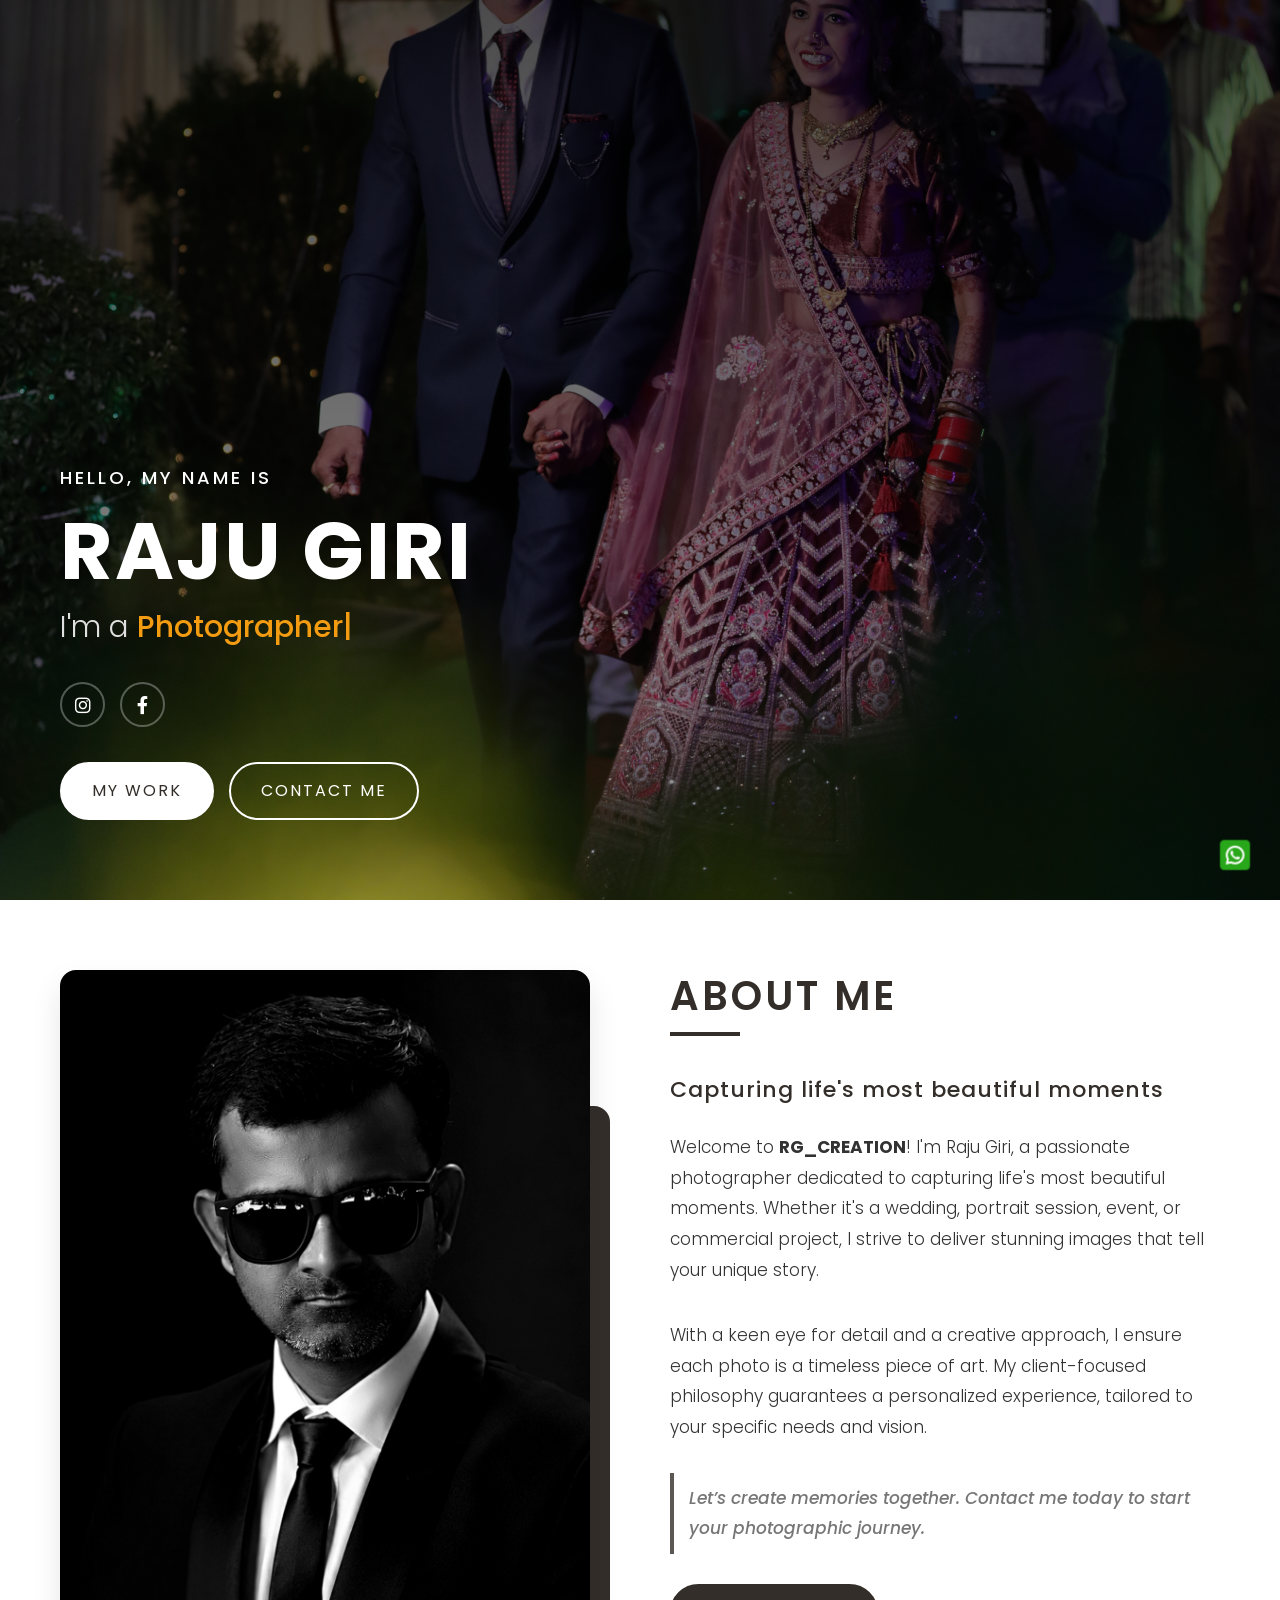
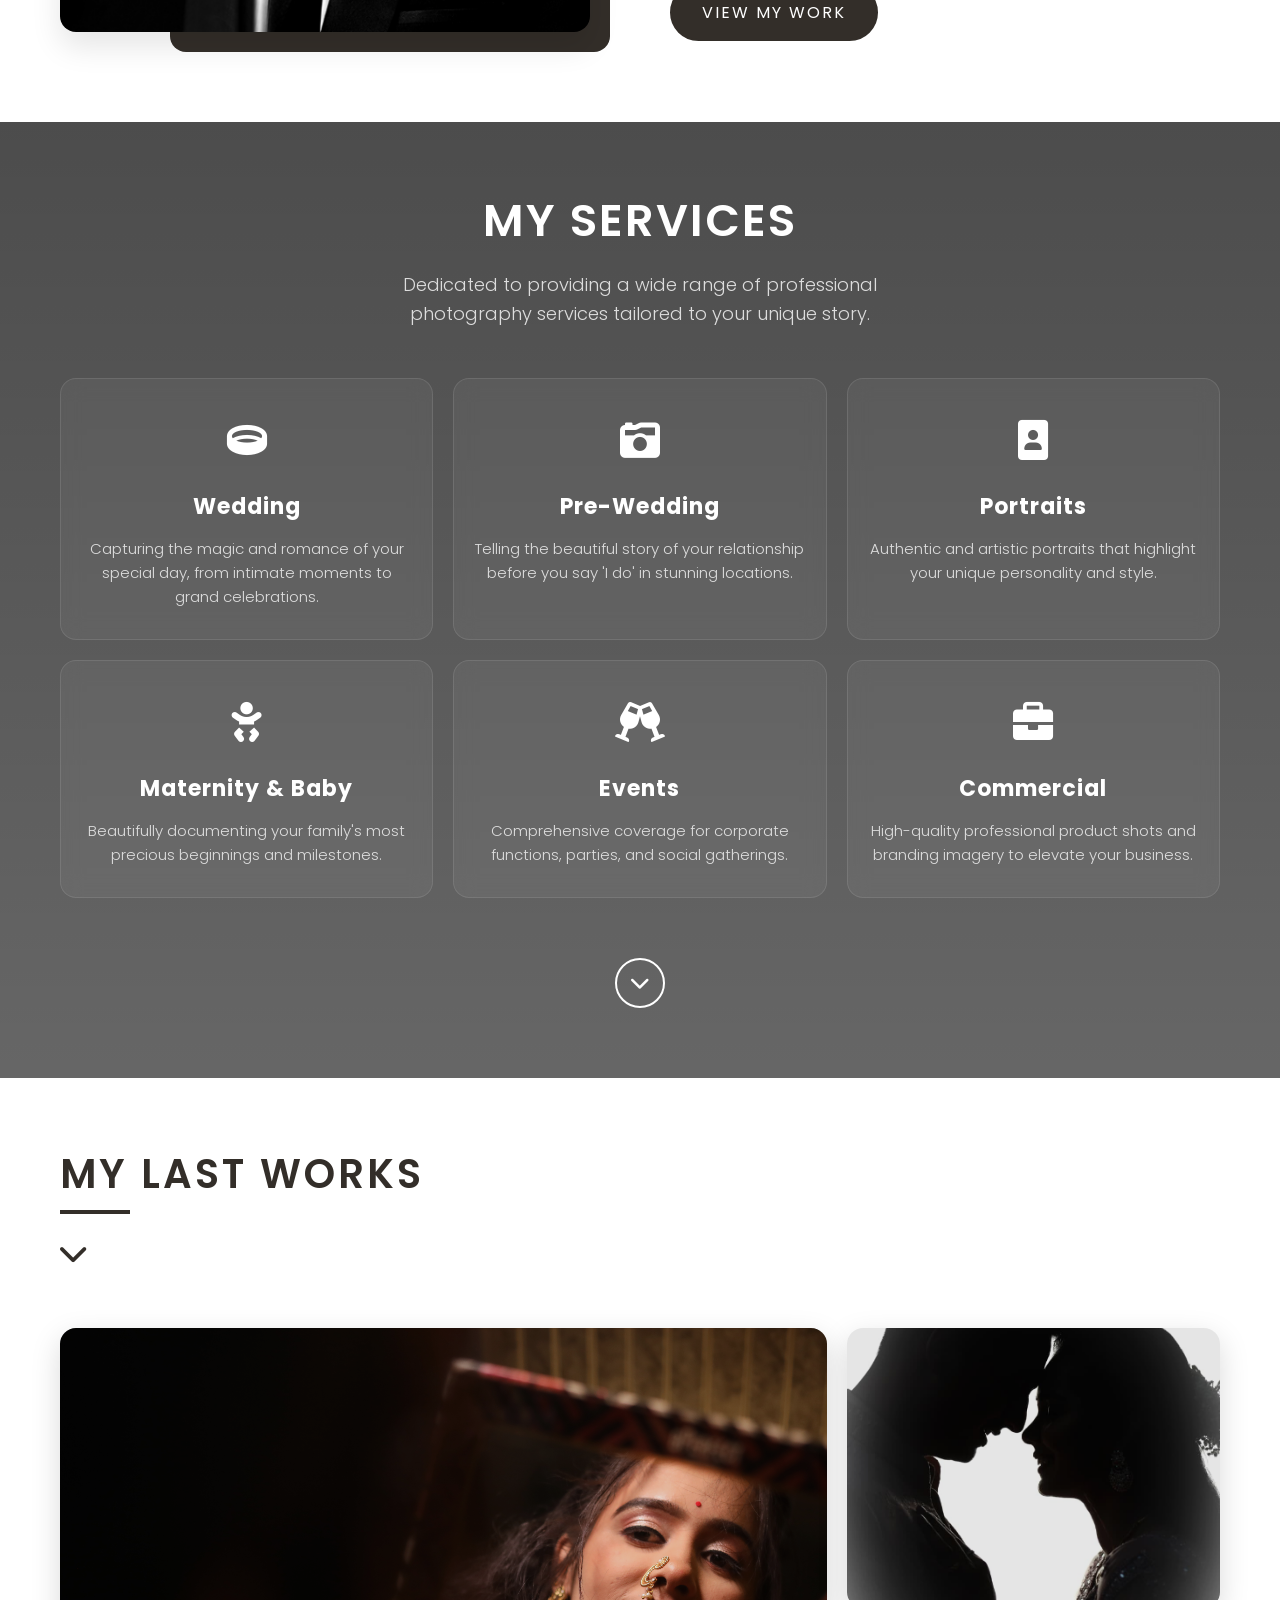
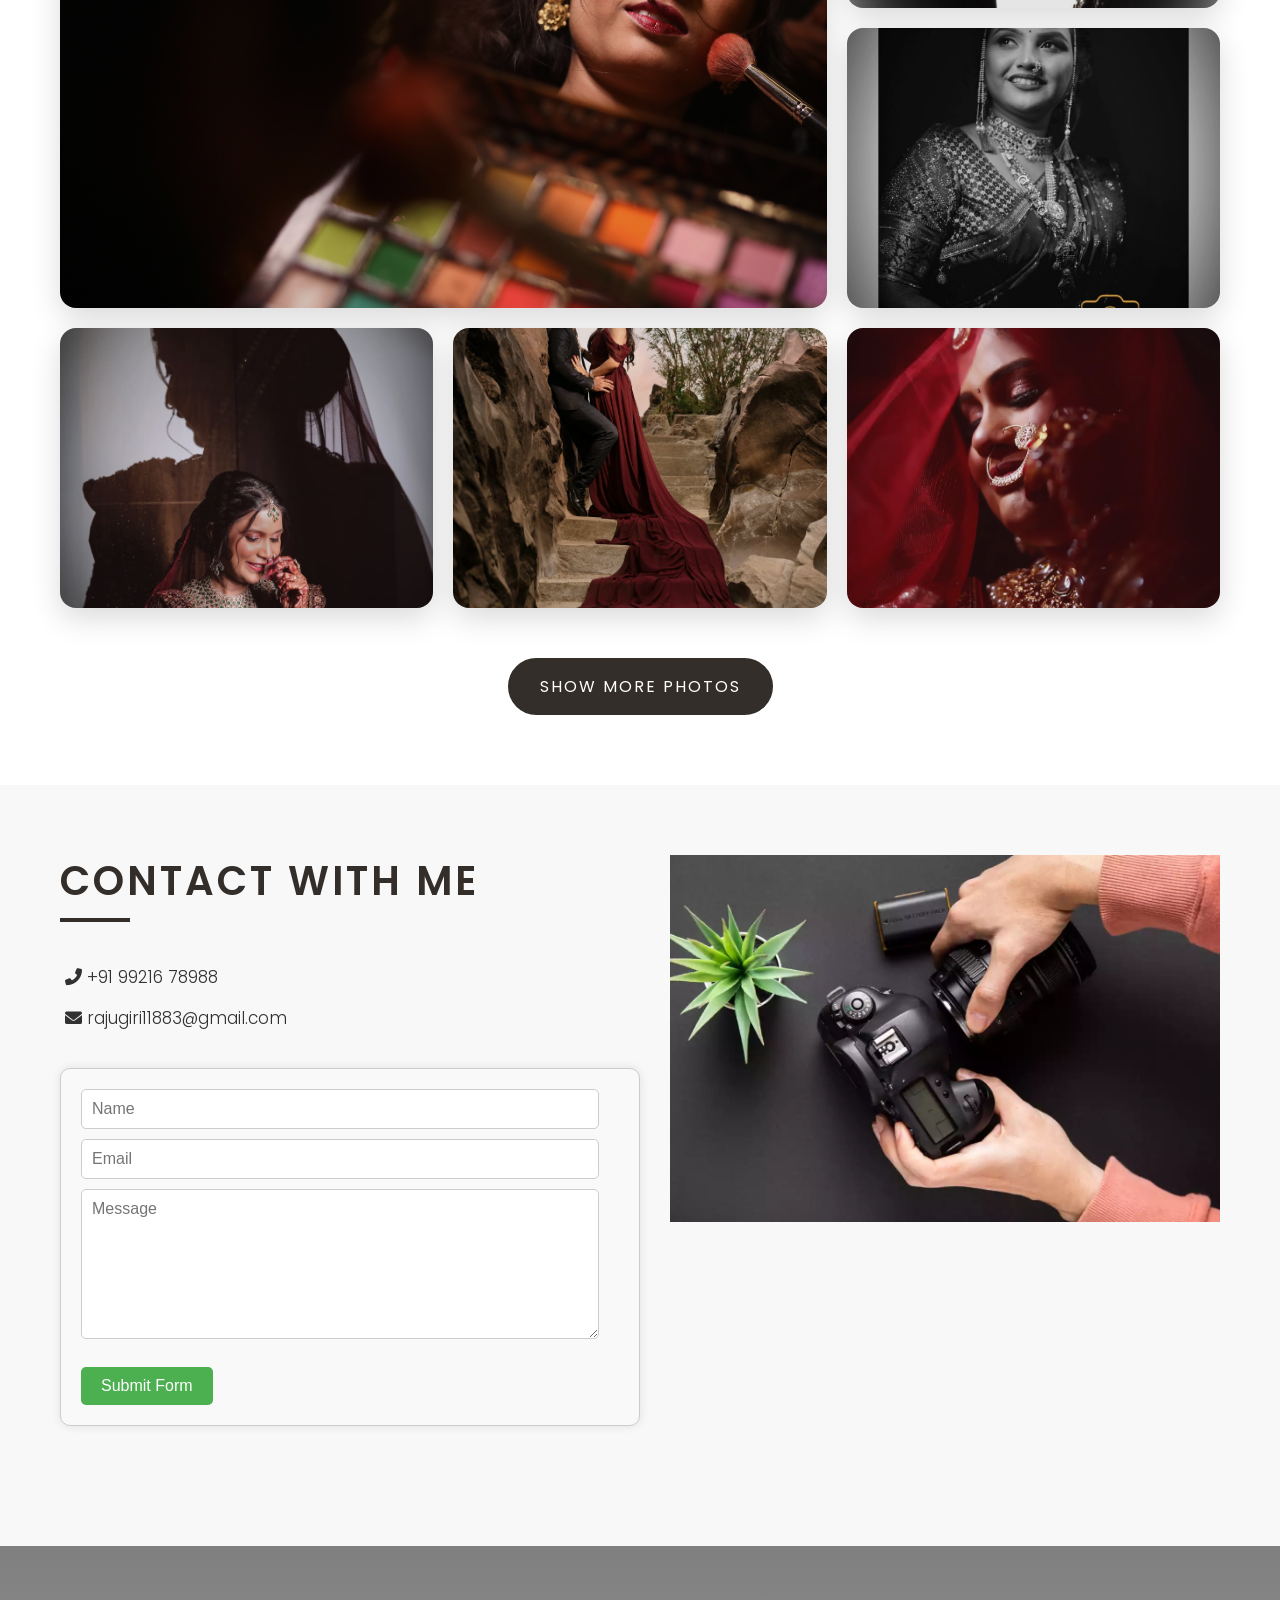
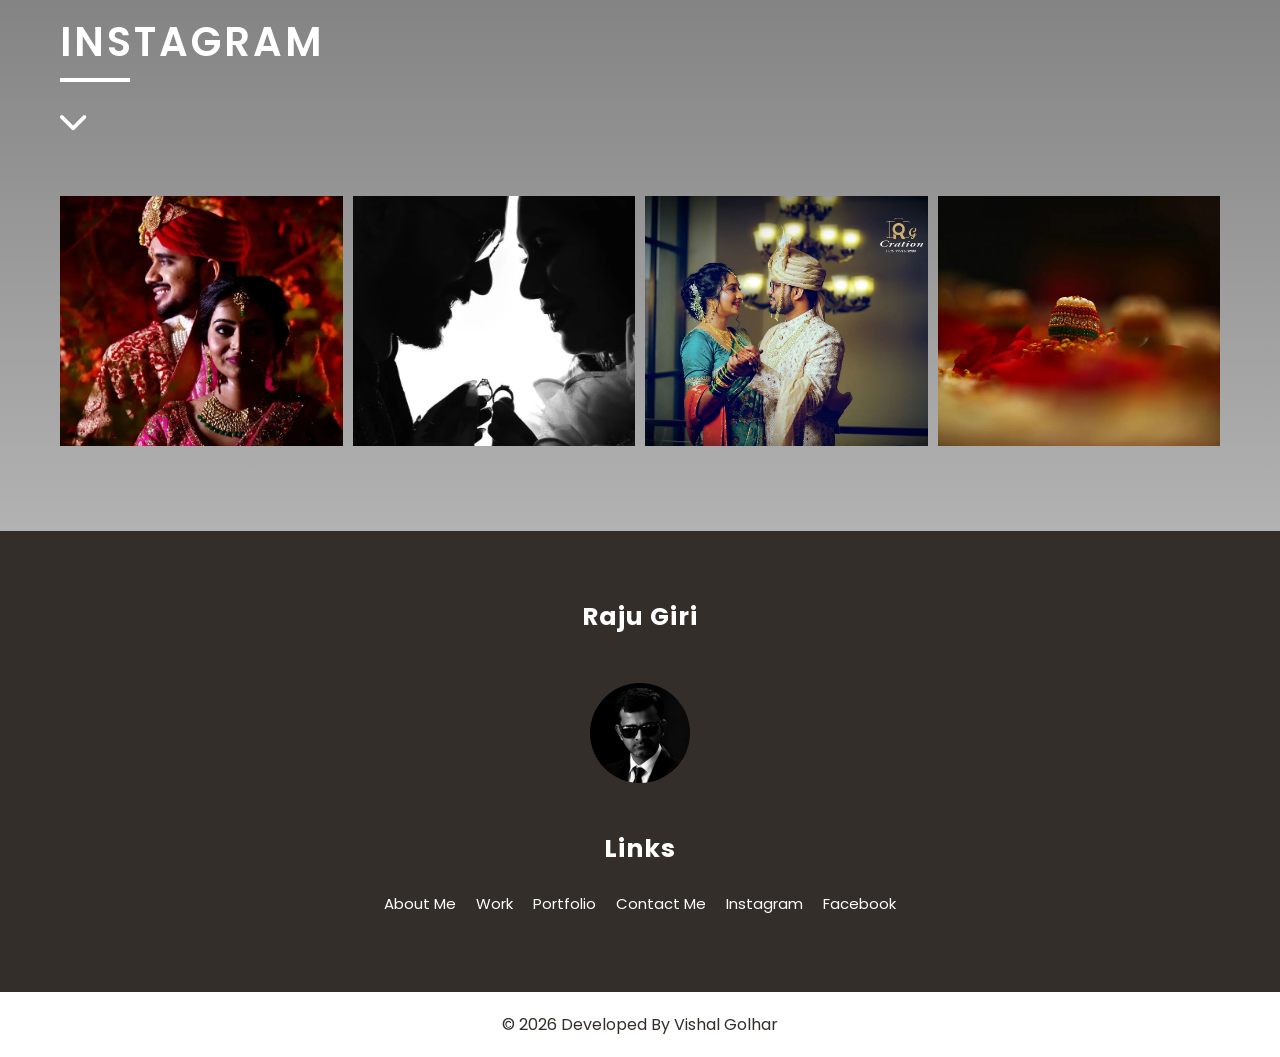
<file: index.html>
<!DOCTYPE html>
<html lang="en">

<head>
    <meta charset="UTF-8">
    <meta http-equiv="X-UA-Compatible" content="IE=edge">
    <meta name="viewport" content="width=device-width, initial-scale=1.0">
    <title>RG_CREATION</title>
    <!-- font awesome -->
    <link rel="stylesheet" href="https://cdnjs.cloudflare.com/ajax/libs/font-awesome/6.0.0-beta2/css/all.min.css"
        integrity="sha512-YWzhKL2whUzgiheMoBFwW8CKV4qpHQAEuvilg9FAn5VJUDwKZZxkJNuGM4XkWuk94WCrrwslk8yWNGmY1EduTA=="
        crossorigin="anonymous" referrerpolicy="no-referrer" />
    <link rel="stylesheet" href="css/style.css">
</head>

<body>

    <!-- header -->
    <header id="header" class="vh-100 flex">
        <div class="container">
            <div class="header-content">
                <h3 class="greeting">HELLO, MY NAME IS</h3>
                <h1 class="main-title">RAJU GIRI</h1>
                <h2 class="sub-title">I'm a
                    <span class="typewrite highlight" data-loop="yes" data-speed="100" data-delay="2000"
                        data-words='["Photographer", "Videographer", "Cinematographer"]'></span>
                </h2>

                <ul class="social-links">
                    <li>
                        <a href="https://www.instagram.com/rg_creation_photography?utm_source=ig_web_button_share_sheet&igsh=ZDNlZDc0MzIxNw=="
                            class="flex social-btn" aria-label="Instagram">
                            <i class="fab fa-instagram"></i>
                        </a>
                    </li>
                    <li>
                        <a href="https://www.facebook.com/raju.giri.9862" class="flex social-btn" aria-label="Facebook">
                            <i class="fab fa-facebook-f"></i>
                        </a>
                    </li>
                </ul>

                <div class="header-buttons">
                    <a href="#work" class="btn-primary"
                        style="background-color: var(--light-color); color: var(--dark-color); border-color: var(--light-color);">My
                        Work</a>
                    <a href="#contact" class="btn-outline">Contact Me</a>
                </div>
            </div>
        </div>
    </header>
    <!-- end of header -->

    <!-- main content -->
    <main>
        <!-- about section -->

        <section id="about" class="about py-7">
            <div class="container">
                <div class="about-content grid">
                    <div class="about-left">
                        <div class="about-img-wrapper">
                            <img src="images/about-pic.png" alt="Raju Giri">
                        </div>
                    </div>
                    <div class="about-right">
                        <div class="title">
                            <h2>About Me</h2>
                        </div>
                        <h4 class="about-subtitle">Capturing life's most beautiful moments</h4>
                        <p class="lead">Welcome to <strong>RG_CREATION</strong>! I'm Raju Giri, a passionate
                            photographer dedicated to
                            capturing life's most beautiful moments. Whether it's a wedding, portrait session, event, or
                            commercial project, I strive to deliver stunning images that tell your unique story.</p>
                        <p class="lead">With a keen eye for detail and a creative approach, I ensure each photo is a
                            timeless piece
                            of art. My client-focused philosophy guarantees a personalized experience, tailored to your
                            specific needs and vision.</p>
                        <p class="lead highlight-text">Let’s create memories together. Contact me today to start your
                            photographic
                            journey.</p>
                        <div class="flex" style="justify-content: flex-start; margin-top: 3rem;">
                            <a href="#work" class="btn-primary">View My Work</a>
                        </div>
                    </div>
                </div>
            </div>
        </section>
        <!-- end of about section -->

        <!-- work section -->
        <section id="work" class="vh-100 flex py-7">
            <div class="container">
                <div class="work-content">
                    <div class="title" style="margin-bottom: 5rem; text-align: center;">
                        <h2 style="font-size: 4.5rem; text-transform: uppercase; letter-spacing: 2px;">My Services</h2>
                        <p style="color: #ddd; font-size: 1.8rem; font-weight: 300; max-width: 600px; margin: 0 auto;">
                            Dedicated to providing a wide range of professional photography services tailored to your
                            unique story.</p>
                    </div>

                    <div class="services-grid">
                        <div class="service-card">
                            <div class="service-icon">
                                <i class="fas fa-ring"></i>
                            </div>
                            <h3>Wedding</h3>
                            <p>Capturing the magic and romance of your special day, from intimate moments to grand
                                celebrations.</p>
                        </div>
                        <div class="service-card">
                            <div class="service-icon">
                                <i class="fas fa-camera-retro"></i>
                            </div>
                            <h3>Pre-Wedding</h3>
                            <p>Telling the beautiful story of your relationship before you say 'I do' in stunning
                                locations.</p>
                        </div>
                        <div class="service-card">
                            <div class="service-icon">
                                <i class="fas fa-portrait"></i>
                            </div>
                            <h3>Portraits</h3>
                            <p>Authentic and artistic portraits that highlight your unique personality and style.</p>
                        </div>
                        <div class="service-card">
                            <div class="service-icon">
                                <i class="fas fa-baby"></i>
                            </div>
                            <h3>Maternity & Baby</h3>
                            <p>Beautifully documenting your family's most precious beginnings and milestones.</p>
                        </div>
                        <div class="service-card">
                            <div class="service-icon">
                                <i class="fas fa-glass-cheers"></i>
                            </div>
                            <h3>Events</h3>
                            <p>Comprehensive coverage for corporate functions, parties, and social gatherings.</p>
                        </div>
                        <div class="service-card">
                            <div class="service-icon">
                                <i class="fas fa-briefcase"></i>
                            </div>
                            <h3>Commercial</h3>
                            <p>High-quality professional product shots and branding imagery to elevate your business.
                            </p>
                        </div>
                    </div>

                    <div class="flex" style="margin-top: 5rem;">
                        <a href="#portfolio" class="btn-down btn-down-white"
                            style="border: 2px solid var(--light-color); border-radius: 50%; width: 50px; height: 50px; display: flex; align-items: center; justify-content: center; font-size: 2rem;">
                            <i class="fas fa-chevron-down"></i>
                        </a>
                    </div>
                </div>
            </div>
        </section>
        <!-- end of work section -->

        <!-- portfolio section -->
        <section id="portfolio" class="vh-100 py-7">
            <div class="container">
                <div class="portfolio-content">
                    <div class="title">
                        <h2>my last works</h2>
                        <a href="#contact" class="btn-down">
                            <i class="fas fa-chevron-down"></i>
                        </a>
                    </div>

                    <div class="portfolio-grid grid">
                        <div><img src="images/New photos/Img 1.1 /AO1A1819.JPG" alt=""></div>
                        <div><img src="images/New photos/img 8/WhatsApp Image 2026-07-21 at 8.32.03 PM.jpeg" alt="">
                        </div>
                        <div><img src="images/New photos/img 9/WhatsApp Image 2026-07-21 at 8.30.46 PM.jpeg" alt="">
                        </div>
                        <div><img src="images/New photos/img 10/WhatsApp Image 2026-07-21 at 8.34.53 PM.jpeg" alt="">
                        </div>
                        <div><img src="images/New photos/img 5/WhatsApp Image 2026-07-21 at 8.20.31 PM.jpeg" alt="">
                        </div>
                        <div><img src="images/New photos/img 3/WhatsApp Image 2026-07-21 at 8.20.04 PM.jpeg" alt="">
                        </div>
                    </div>

                    <div class="flex" style="margin-top: 5rem;">
                        <a href="gallery.html" class="btn-primary">Show More Photos</a>
                    </div>
                </div>
            </div>
        </section>
        <!-- end of portfolio section -->

        <!-- contact section -->
        <section id="contact" class="py-7">
            <div class="container">
                <div class="contact-content flex">
                    <div class="contact-left">
                        <div class="title">
                            <h2>contact with me</h2>
                        </div>
                        <p class="lead"><i class="fas fa-phone-alt"></i> +91 99216 78988</p>
                        <p class="lead"><i class="fas fa-envelope"></i> rajugiri11883@gmail.com</p>
                        <form action="https://api.web3forms.com/submit" method="POST">

                            <input type="hidden" name="access_key" value="38f971f3-b4da-4b22-a087-209469b20261">

                            <input type="text" name="name" placeholder="Name" required>
                            <input type="email" name="email" placeholder="Email" required>
                            <textarea name="message" placeholder="Message" required></textarea>
                            <input type="hidden" name="redirect" value="https://web3forms.com/success">
                            <button type="submit">Submit Form</button>

                        </form>
                    </div>

                    <div class="contact-right">
                        <img src="images/contact.webp" alt="contact image">
                    </div>
                </div>
            </div>
        </section>
        <!-- end of contact section -->

        <!-- instagram section -->
        <section id="insta" class="py-7">
            <div class="container">
                <div class="insta-content">
                    <div class="title">
                        <h2>instagram</h2>
                        <a href="#footer" class="btn-down btn-down-white">
                            <i class="fas fa-chevron-down"></i>
                        </a>
                    </div>
                    <div class="insta-grid grid">
                        <div><img src="images/port/1.webp" alt=""></div>
                        <div><img src="images/port/5.webp" alt=""></div>
                        <div><img src="images/port/6.webp" alt=""></div>
                        <div><img src="images/port/4.webp" alt=""></div>
                    </div>
                </div>
            </div>
        </section>
        <!-- end of instagram section -->
    </main>
    <!-- end of main content -->

    <!-- footer -->
    <footer id="footer" class="py-7">
        <div class="container">
            <div class="footer-content">
                <div>
                    <h3>Raju Giri </h3>
                    <div><img src="images/about-pic.png" alt=""></div>
                </div>

                <div>
                    <h3>Links</h3>
                    <ul class="flex">
                        <li><a href="#about">About Me</a></li>
                        <li><a href="#work">Work</a></li>
                        <li><a href="#insta-grid grid">Portfolio</a></li>
                        <li><a href="#contact">Contact Me</a></li>
                        <li><a
                                href="https://www.instagram.com/rg_creation_photography?utm_source=ig_web_button_share_sheet&igsh=ZDNlZDc0MzIxNw==">Instagram</a>
                        </li>
                        <li><a href="https://www.facebook.com/raju.giri.9862">Facebook</a></li>
                    </ul>
                </div>
            </div>
        </div>
    </footer>
    <!-- end of footer -->

    <!-- typewriting js -->
    <script src="typewriting-master/typewriting.js"></script>

    <!-- WhatsApp Chat Button -->
    <a href="https://api.whatsapp.com/send?phone=919921678988&text=Hi%20Raju%2C%20I'm%20interested%20in%20your%20photography%20services."
        class="whatsapp-button">
        <img src="images/whatsapp.png" alt="WhatsApp">
    </a>




    <!-- Footer -->
    <footer class="py-3 text-center">
        <p>&copy; 2026 Developed By Vishal Golhar</p>
    </footer>
</body>
<!-- Sharayu Meghare -->

</html>
</file>
<file: css/style.css>
@import url('https://fonts.googleapis.com/css2?family=Poppins:wght@300;400;500;600;700&display=swap');

:root{
    --transition: all 300ms ease-in-out;
    --dark-color: #332e29;
    --light-color: #fff;
}

*{
    box-sizing: border-box;
    padding: 0;
    margin: 0;
    outline: 0;
}
html{
    font-size: 10px;
    scroll-behavior: smooth;
}
body{
    font-size: 1.6rem;
    font-family: 'Poppins', sans-serif;
    line-height: 1.6;
}

button, .btn{
    cursor: pointer;
    border: none;
    background: transparent;
}
ul{
    list-style-type: none;
}
a{
    text-decoration: none;
    color: var(--dark-color);
}
img{
    width: 100%;
    display: block;
}
.container{
    max-width: 1200px;
    margin: 0 auto;
    padding: 0 2rem;
}
.vh-100{
    min-height: 100vh;
}
h1, h2, h3{
    margin-top: 0;
    line-height: 1.3;
    margin-bottom: 2rem;
    color: var(--dark-color);
}
.flex{
    display: flex;
    align-items: center;
    justify-content: center;
}
.py-7{
    padding: 7rem 0;
}
.grid{
    display: grid;
    grid-template-columns: repeat(1, 1fr);
    gap: 1rem;
}
.lead{
    opacity: 0.8;
    padding: 1rem 0;
    font-size: 1.7rem;
    font-weight: 300;
    line-height: 1.8;
}

/* header */
#header{
    background: linear-gradient(rgba(0, 0, 0, 0.7), rgba(0, 0, 0, 0.4)), url("../images/New photos/Img 1.1 /AO1A1842.JPG") center/cover no-repeat fixed;
    justify-content: flex-start;
    align-items: flex-end;
}
#header .container{
    width: 100%;
}
.header-content{
    padding-bottom: 8rem;
    max-width: 800px;
}
.greeting {
    color: var(--light-color);
    font-size: 1.8rem;
    letter-spacing: 3px;
    margin-bottom: 1rem;
    font-weight: 500;
}
.main-title {
    font-size: 5rem;
    font-weight: 700;
    color: var(--light-color);
    margin-bottom: 0.5rem;
    letter-spacing: 2px;
}
.sub-title {
    font-size: 2.2rem;
    font-weight: 300;
    color: #e0e0e0;
    margin-bottom: 3rem;
}
.highlight {
    color: #f39c12; /* elegant gold/orange accent */
    font-weight: 500;
}
.social-links {
    display: flex;
    margin-top: 3.5rem;
}
.social-btn {
    display: flex;
    align-items: center;
    justify-content: center;
    width: 45px;
    height: 45px;
    border: 2px solid rgba(255, 255, 255, 0.3);
    border-radius: 50%;
    color: var(--light-color) !important;
    font-size: 1.8rem;
    transition: var(--transition);
    background: transparent;
    margin-right: 1.5rem;
}
.social-btn:hover {
    background: var(--light-color);
    color: var(--dark-color) !important;
    border-color: var(--light-color);
    transform: translateY(-3px);
}
.header-buttons {
    margin-top: 3.5rem;
    display: flex;
    gap: 1.5rem;
    flex-wrap: wrap;
}
.btn-outline {
    display: inline-block;
    padding: 1.4rem 3rem;
    font-family: 'Poppins', sans-serif;
    background-color: transparent;
    color: var(--light-color);
    text-transform: uppercase;
    letter-spacing: 2px;
    font-size: 1.6rem;
    transition: var(--transition);
    border: 2px solid var(--light-color);
    border-radius: 3rem;
}
.btn-outline:hover {
    background-color: var(--light-color);
    color: var(--dark-color);
    transform: translateY(-3px);
    box-shadow: 0 10px 20px rgba(0, 0, 0, 0.1);
}


/* about */
.about-left{
    margin-bottom: 4rem;
    position: relative;
    padding-right: 2rem;
    padding-bottom: 2rem;
}
.about-img-wrapper {
    position: relative;
    border-radius: 16px;
    overflow: hidden;
    box-shadow: 0 15px 30px rgba(0,0,0,0.1);
    z-index: 2;
    height: 100%;
}
.about-img-wrapper img {
    width: 100%;
    height: 100%;
    object-fit: cover;
    transition: var(--transition);
}
.about-img-wrapper:hover img {
    transform: scale(1.05);
}
.about-left::before {
    content: '';
    position: absolute;
    bottom: 0;
    right: 0;
    width: 80%;
    height: 80%;
    background-color: var(--dark-color);
    border-radius: 16px;
    z-index: 1;
}

.about-subtitle {
    font-size: 2.2rem;
    font-weight: 500;
    margin-bottom: 1.5rem;
    color: var(--dark-color);
    letter-spacing: 1px;
}
.about-right .lead {
    margin-bottom: 1.5rem;
}
.highlight-text {
    font-weight: 500;
    font-style: italic;
    color: #555;
    border-left: 4px solid var(--dark-color);
    padding-left: 1.5rem;
    margin-top: 2rem;
}
/* button down and title -reusable */
.btn-down{
    font-size: 3rem;
    display: inline-block;
    margin-top: 1rem;
    transition: var(--transition);
}
.btn-down:hover{
    opacity: 0.8;
    transform: translateY(5px);
}
.btn-down-white{
    color: var(--light-color);
}
.btn-primary{
    display: inline-block;
    padding: 1.4rem 3rem;
    font-family: 'Poppins', sans-serif;
    background-color: var(--dark-color);
    color: var(--light-color);
    text-transform: uppercase;
    letter-spacing: 2px;
    font-size: 1.6rem;
    transition: var(--transition);
    border: 2px solid var(--dark-color);
    border-radius: 3rem;
}
.btn-primary:hover{
    background-color: transparent;
    color: var(--dark-color);
    transform: translateY(-3px);
}
.title{
    margin-bottom: 5rem;
}
.title h2{
    text-transform: uppercase;
    letter-spacing: 3px;
    font-weight: 600;
    position: relative;
}
.title h2::after{
    position: absolute;
    content: "";
    top: 120%;
    left: 0;
    width: 70px;
    height: 4px;
    background-color: var(--dark-color);
}

/* work */
#work{
    background: linear-gradient(rgba(0, 0, 0, 0.7), rgba(0, 0, 0, 0.6)), url('../images/work-pic.jpg') center/cover no-repeat fixed;
    color: var(--light-color);
}
#work .title h2, #work h3{
    color: var(--light-color);
}
#work .title h2::after{
    display: none;
}
.services-grid {
    display: grid;
    grid-template-columns: 1fr;
    gap: 2rem;
    margin-top: 4rem;
}
.service-card {
    background: rgba(255, 255, 255, 0.05);
    border: 1px solid rgba(255, 255, 255, 0.1);
    backdrop-filter: blur(10px);
    padding: 3rem 2rem;
    border-radius: 16px;
    text-align: center;
    transition: var(--transition);
}
.service-card:hover {
    transform: translateY(-10px);
    background: rgba(255, 255, 255, 0.1);
    border-color: rgba(255, 255, 255, 0.3);
    box-shadow: 0 15px 30px rgba(0,0,0,0.3);
}
.service-icon {
    font-size: 4rem;
    margin-bottom: 2rem;
    color: var(--light-color);
    transition: var(--transition);
}
.service-card:hover .service-icon {
    color: #f39c12;
    transform: scale(1.1);
}
.service-card h3 {
    font-size: 2.2rem;
    margin-bottom: 1.5rem;
    letter-spacing: 1px;
}
.service-card p {
    font-size: 1.5rem;
    font-weight: 300;
    line-height: 1.6;
    color: #ddd;
}

/* portfolio */
.portfolio-grid {
    gap: 2rem;
}
.portfolio-grid > div{
    transition: var(--transition);
    border-radius: 16px;
    overflow: hidden;
    box-shadow: 0 10px 30px rgba(0,0,0,0.15);
    position: relative;
}
.portfolio-grid > div::after {
    content: '';
    position: absolute;
    top: 0; left: 0; right: 0; bottom: 0;
    background: rgba(0,0,0,0.1);
    transition: var(--transition);
    pointer-events: none;
}
.portfolio-grid > div:hover::after {
    background: rgba(0,0,0,0);
}
.portfolio-grid > div:hover{
    transform: translateY(-5px);
    box-shadow: 0 15px 35px rgba(0,0,0,0.25);
}
.portfolio-grid > div img {
    width: 100%;
    height: 100%;
    object-fit: cover;
}


/* contact */
#contact{
    background-color: rgb(248, 248, 248);
}
.contact-content{
    flex-direction: column;
    align-items: stretch;
}
.contact-left{
    margin-bottom: 5rem;
}
.contact-left .lead{
    padding: 0.5rem;
}
.contact-left form{
    margin-top: 3rem;
}
.contact-left form .form-control{
    display: block;
    margin: 1.6rem 0;
    border: 2px solid rgba(0, 0, 0, 0.3);
    padding: 1rem;
    width: 100%;
}
.contact-left form .form-control::placeholder{
    font-size: 15px;
    font-family: 'Poppins', sans-serif;
}
.contact-left .btn-submit{
    padding: 1.4rem 3rem;
    font-family: 'Poppins', sans-serif;
    background-color: var(--dark-color);
    color: var(--light-color);
    margin-top: 1rem;
    text-transform: uppercase;
    letter-spacing: 2px;
    font-size: 1.6rem;
    transition: var(--transition);
}
.contact-left .btn-submit:hover{
    background-color: #000;
}

#insta{
    background: linear-gradient(rgba(0, 0, 0, 0.5), rgba(0, 0, 0, 0.3)), url('../images/insta-pic.jpg') center/cover no-repeat fixed;
    min-height: 65vh;
}
#insta .title h2{
    color: var(--light-color);
}
#insta .title h2::after{
    background-color: var(--light-color);
}
.insta-grid > div{
    height: 400px;
    overflow: hidden;
    transition: var(--transition);
}
.insta-grid > div img{
    height: 100%;
    object-fit: cover;
}
.insta-grid > div:hover{
    transform: scale(0.9);
}

/* footer */
#footer{
    background-color: var(--dark-color);
    color: var(--light-color);
}
.footer-content{
    text-align: center;
}
.footer-content h3{
    color: var(--light-color);
    font-size: 2.5rem;
    letter-spacing: 1px;
}
.footer-content ul{
    flex-direction: column;
}
.footer-content ul li a{
    color: var(--light-color);
    font-size: 1.5rem;
    transition: var(--transition);
}
.footer-content ul li a:hover{
    opacity: 0.7;
}
.footer-content ul li{
    margin: .5rem 1rem;
}
.footer-content > div:first-child{
    margin-bottom: 3rem;
}
.footer-content > div:first-child div{
    width: 100px;
    height: 100px;
    overflow: hidden;
    margin: 5rem auto;
    border-radius: 50%;
}


/* Media Queries */

@media(min-width: 450px){
}
@media(min-width: 576px){
    .title h2{
        font-size: 4rem;
    }
    .services-grid{
        grid-template-columns: repeat(2, 1fr);
    }
    .portfolio-grid{
        grid-template-columns: repeat(2, 1fr);
    }
    .portfolio-grid > div{
        height: 300px;
    }
    .contact-left form .form-control{
        max-width: 500px;
    }
    .footer-content ul{
        flex-direction: row;
    }

}

@media(min-width: 768px){
    .main-title {
        font-size: 8rem;
    }
    .sub-title {
        font-size: 3rem;
    }
    .about-content{
        grid-template-columns: repeat(2, 1fr);
        column-gap: 6rem;
        row-gap: 0;
    }
    .services-grid{
        grid-template-columns: repeat(3, 1fr);
    }
    .about-left{
        margin-bottom: 0;
    }
    .contact-content{
        flex-direction: row;
    }
    .contact-right{
        padding-left: 3rem;
        width: 50%;
    }
    .contact-left{
        width: 50%;
    }
    .insta-grid{
        grid-template-columns: repeat(2, 1fr);
    }
}

@media(min-width: 992px){
    .insta-grid{
        grid-template-columns: repeat(4, 1fr);
    }
    .insta-grid > div{
        height: 250px;
    }
}

@media(min-width: 992px){
    .portfolio-grid{
        grid-template-columns: repeat(3, 1fr);
        grid-auto-rows: 280px;
    }
    .portfolio-grid > div{
        height: auto;
    }
    .portfolio-grid > div:nth-child(1){
        grid-column: span 2;
        grid-row: span 2;
    }
}

.whatsapp-button {
    position: fixed;
    right: 20px;
    bottom: 20px;
    width: 50px;
    height: 50px;
    /* background-color: #25D366;
    border-radius: 50%;
    box-shadow: 0 2px 10px rgba(0, 0, 0, 0.2); */
    display: flex;
    align-items: center;
    justify-content: center;
    z-index: 1000;
}
.whatsapp-button img {
    width: 30px;
    height: 30px;
}
footer {
    background: linear-gradient(rgba(0, 0, 0, 0.5), rgba(0, 0, 0, 0.3))
    background-color: var(--light-color); /* Adjust the background color as per your website */
    color: var(--dark-color); /* Adjust the text color as per your website */
    padding: 20px 0;
    text-align: center;
}

form {
    max-width: 600px;
    margin: 0 auto;
    padding: 20px;
    border: 1px solid #ccc;
    border-radius: 10px;
    box-shadow: 0 0 10px rgba(0, 0, 0, 0.1);
    background-color: #f9f9f9;
}

input[type="text"],
input[type="email"],
textarea {
    width: calc(100% - 20px);
    padding: 10px;
    margin-bottom: 10px;
    border: 1px solid #ccc;
    border-radius: 5px;
    font-size: 16px;
    font-family: Arial, sans-serif;
}

textarea {
    height: 150px;
    resize: vertical;
}

button[type="submit"] {
    display: inline-block;
    padding: 10px 20px;
    margin-top: 10px;
    border: none;
    border-radius: 5px;
    background-color: #4CAF50;
    color: white;
    font-size: 16px;
    cursor: pointer;
    font-family: Arial, sans-serif;
}

button[type="submit"]:hover {
    background-color: #45a049;
}

/*demo*/
</file>
